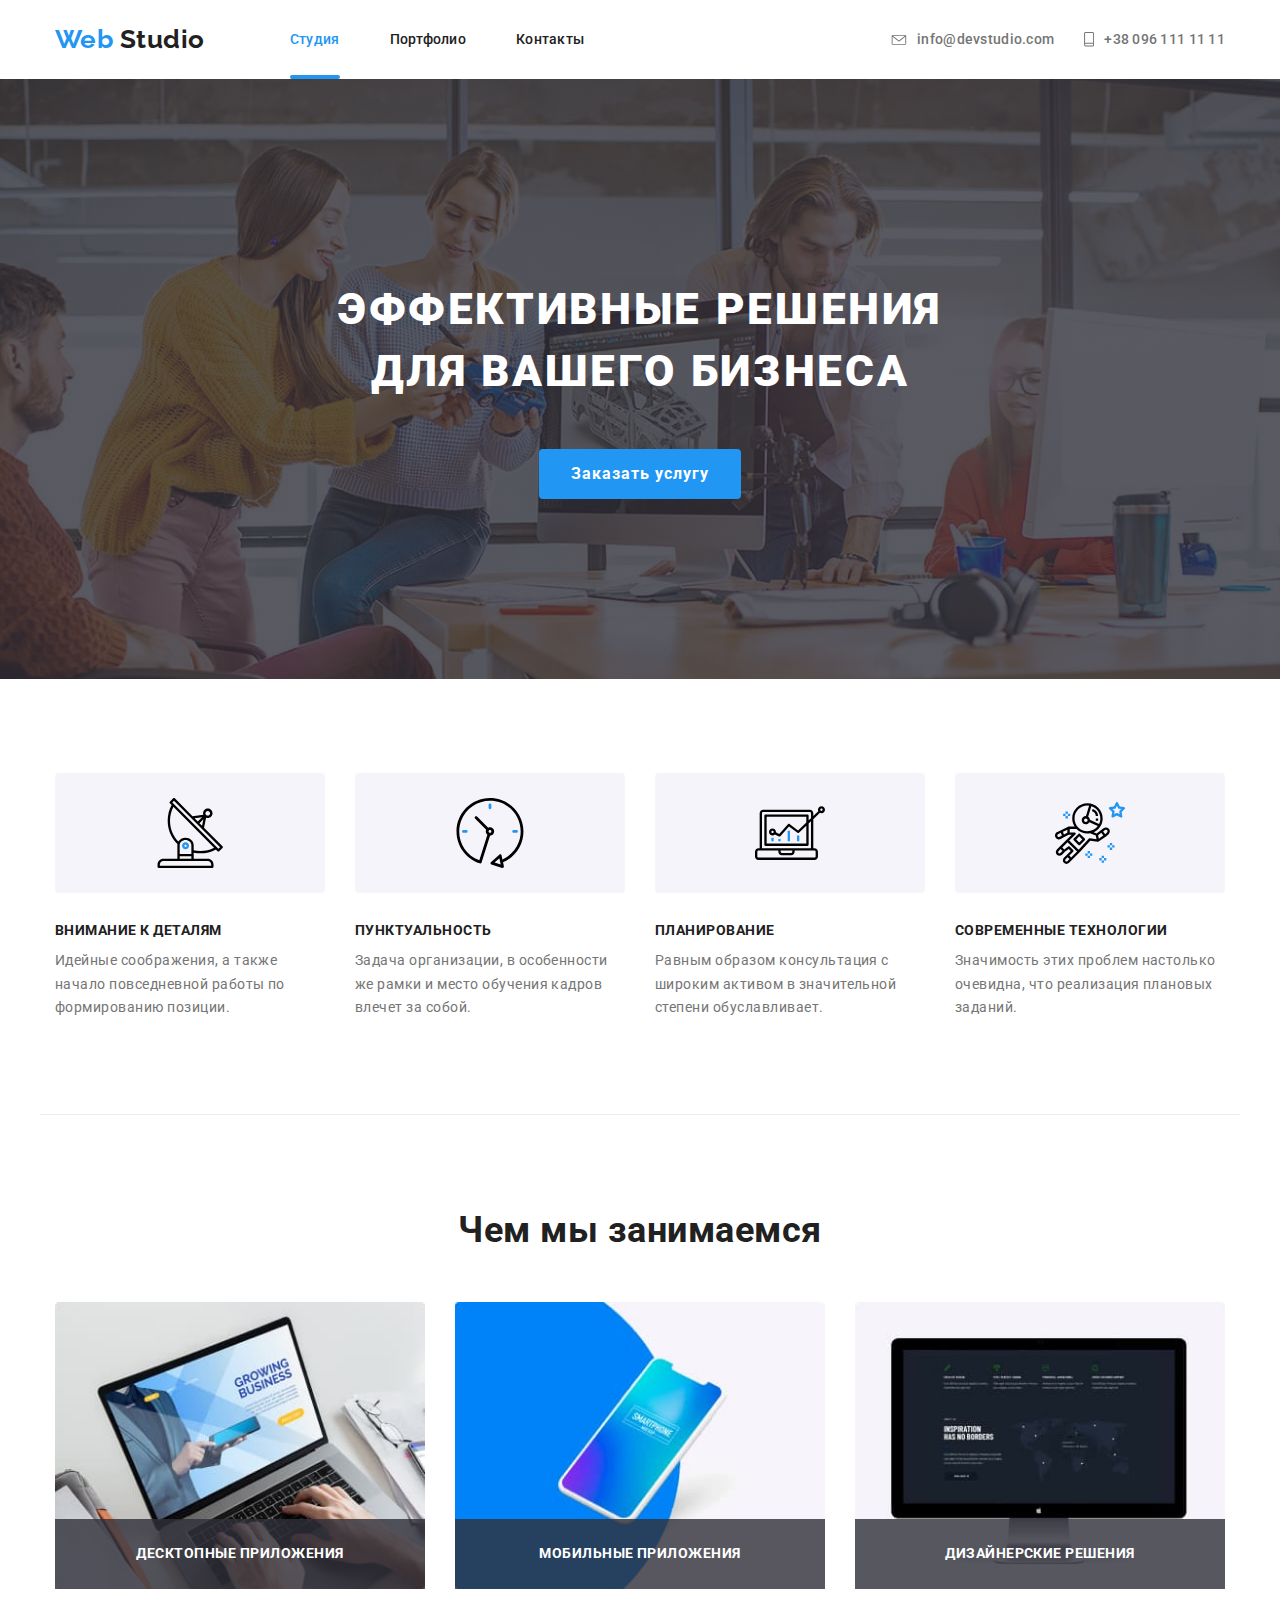
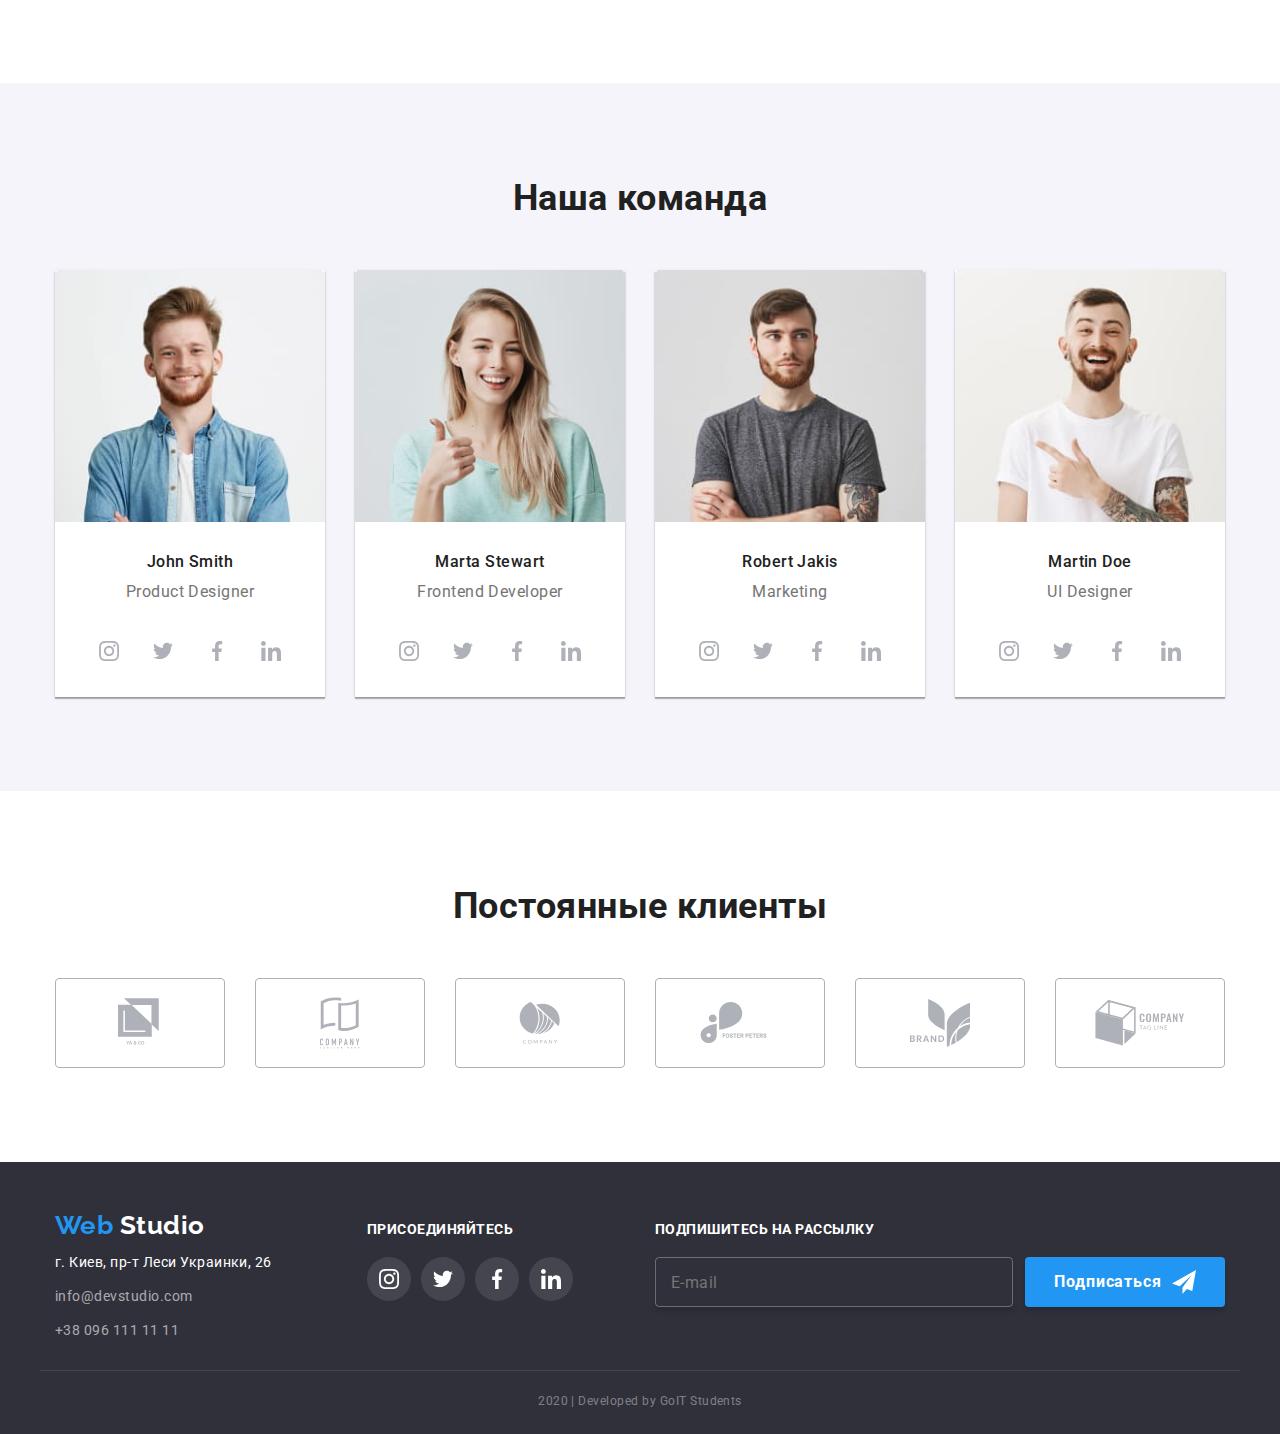
<file: index.html>
<!DOCTYPE html>
<html lang="ru">
  <head>
    <meta charset="UTF-8" />
    <meta name="viewport" content="width=device-width, initial-scale=1.0" />
    <title>Web Studio</title>
    <link
      href="https://fonts.googleapis.com/css2?family=Raleway:wght@700&family=Roboto:wght@400;500;700;900&display=swap"
      rel="stylesheet"
    />
    <link
      rel="stylesheet"
      href="https://cdnjs.cloudflare.com/ajax/libs/modern-normalize/0.6.0/modern-normalize.min.css"
    />
    <link rel="stylesheet" href="./css/style.css" />
  </head>
  <body>
    <header>
      <div class="container">
        <nav class="header-nav">
          <a class="logo-header" href="./index.html" lang="en"
            ><span>Web</span> Studio</a
          >
          <ul class="site-nav list">
            <li class="item">
              <a class="link current" href="./index.html">Студия</a>
            </li>
            <li class="item">
              <a class="link" href="./portfolio.html">Портфолио</a>
            </li>
            <li class="item"><a class="link" href="#">Контакты</a></li>
          </ul>

          <address class="nav-address">
            <a class="contact-link" href="mailto:info@devstudio.com">
              <svg class="contact-icon" width="16" height="10">
                <use href="./images/sprite.svg#icon-envelope"></use>
              </svg>
              info@devstudio.com</a
            >
            <a class="contact-link" href="tel:+380961111111">
              <svg class="contact-icon" width="10" height="15">
                <use href="./images/sprite.svg#icon-telephone"></use>
              </svg>
              +38 096 111 11 11</a
            >
          </address>
        </nav>
      </div>
    </header>
    <main>
      <!-- Секция-герой-->
      <section class="hero">
        <h1 class="hero-title">
          эффективные решения <br />
          для вашего бизнеса
        </h1>
        <button data-modal-open class="hero-button">
          Заказать услугу
        </button>
      </section>
      <!-- Секция с описанием компетенций веб студии-->
      <section class="competencies container">
        <h2 class="visually-hidden">Наши компетенции</h2>
        <ul class="competencies-list list">
          <li class="item">
            <div class="competencies-icon-container">
              <svg class="competencies-icon" width="70" height="70">
                <use href="./images/sprite.svg#icon-satellite-plate"></use>
              </svg>
            </div>
            <h3 class="title">Внимание к деталям</h3>
            <p class="description">
              Идейные соображения, а также начало повседневной работы по
              формированию позиции.
            </p>
          </li>
          <li class="item">
            <div class="competencies-icon-container">
              <svg class="competencies-icon" width="70" height="70">
                <use href="./images/sprite.svg#icon-clock"></use>
              </svg>
            </div>
            <h3 class="title">Пунктуальность</h3>
            <p class="description">
              Задача организации, в особенности же рамки и место обучения кадров
              влечет за собой.
            </p>
          </li>
          <li class="item">
            <div class="competencies-icon-container">
              <svg class="competencies-icon" width="70" height="70">
                <use href="./images/sprite.svg#icon-diagram"></use>
              </svg>
            </div>
            <h3 class="title">Планирование</h3>
            <p class="description">
              Равным образом консультация с широким активом в значительной
              степени обуславливает.
            </p>
          </li>
          <li class="item">
            <div class="competencies-icon-container">
              <svg class="competencies-icon" width="70" height="70">
                <use href="./images/sprite.svg#icon-astronaut"></use>
              </svg>
            </div>
            <h3 class="title">Современные технологии</h3>
            <p class="description">
              Значимость этих проблем настолько очевидна, что реализация
              плановых заданий.
            </p>
          </li>
        </ul>
      </section>
      <!-- Секция с описанием услуг веб-студии-->
      <section class="activities container">
        <h2 class="section-title">Чем мы занимаемся</h2>
        <ul class="examples list">
          <li class="item">
            <div class="examples-box">
              <img
                src="./images/laptop.jpg"
                alt="ноутбук на столе"
                width="380"
              />
              <a class="link" href="#"> Десктопные приложения</a>
            </div>
          </li>
          <li class="item">
            <div class="examples-box">
              <img src="./images/mobile-phone.jpg" alt="мобильный телефон" /><a
                class="link"
                href="#"
                >Мобильные приложения
              </a>
            </div>
          </li>
          <li class="item">
            <div class="examples-box">
              <img
                src="./images/monitor.jpg"
                alt="монитор с изображением веб странички"
              />
              <a class="link" href="#">Дизайнерские решения</a>
            </div>
          </li>
        </ul>
      </section>
      <!-- Секция с описанием команды веб студии-->
      <section class="team-section">
        <div class="container">
          <h2 class="section-title">Наша команда</h2>
          <ul class="team list">
            <li class="item">
              <img
                src="./images/john-smith.jpg"
                alt="фото джона смита"
                width="278"
              />
              <div class="team-card">
                <h3 class="title" lang="en">John Smith</h3>
                <p lang="en">Product Designer</p>
                <ul class="team-links list">
                  <li class="element">
                    <a href="#" aria-label="instagram">
                      <svg class="social-network-icon">
                        <use href="./images/sprite.svg#icon-instagram"></use>
                      </svg>
                    </a>
                  </li>
                  <li class="element">
                    <a href="#" aria-label="twitter"
                      ><svg class="social-network-icon">
                        <use href="./images/sprite.svg#icon-twitter"></use>
                      </svg>
                    </a>
                  </li>
                  <li class="element">
                    <a href="#" aria-label="facebook"
                      ><svg class="social-network-icon">
                        <use href="./images/sprite.svg#icon-facebook"></use>
                      </svg>
                    </a>
                  </li>
                  <li class="element">
                    <a href="#" aria-label="linkedin"
                      ><svg class="social-network-icon">
                        <use href="./images/sprite.svg#icon-linkedin"></use>
                      </svg>
                    </a>
                  </li>
                </ul>
              </div>
            </li>
            <li class="item">
              <img
                src="./images/marta-stewart.jpg"
                alt="фото марты стюарт"
                width="278"
              />

              <div class="team-card">
                <h3 class="title" lang="en">Marta Stewart</h3>
                <p lang="en">Frontend Developer</p>
                <ul class="team-links list">
                  <li class="element">
                    <a href="#" aria-label="instagram">
                      <svg class="social-network-icon">
                        <use href="./images/sprite.svg#icon-instagram"></use>
                      </svg>
                    </a>
                  </li>
                  <li class="element">
                    <a href="#" aria-label="twitter"
                      ><svg class="social-network-icon">
                        <use href="./images/sprite.svg#icon-twitter"></use>
                      </svg>
                    </a>
                  </li>
                  <li class="element">
                    <a href="#" aria-label="facebook"
                      ><svg class="social-network-icon">
                        <use href="./images/sprite.svg#icon-facebook"></use>
                      </svg>
                    </a>
                  </li>
                  <li class="element">
                    <a href="#" aria-label="linkedin"
                      ><svg class="social-network-icon">
                        <use href="./images/sprite.svg#icon-linkedin"></use>
                      </svg>
                    </a>
                  </li>
                </ul>
              </div>
            </li>
            <li class="item">
              <img
                src="./images/robert-jakis.jpg"
                alt="фото роберта жакиса"
                width="278"
              />
              <div class="team-card">
                <h3 class="title" lang="en">Robert Jakis</h3>
                <p lang="en">Marketing</p>
                <ul class="team-links list">
                  <li class="element">
                    <a href="#" aria-label="instagram">
                      <svg class="social-network-icon">
                        <use href="./images/sprite.svg#icon-instagram"></use>
                      </svg>
                    </a>
                  </li>
                  <li class="element">
                    <a href="#" aria-label="twitter"
                      ><svg class="social-network-icon">
                        <use href="./images/sprite.svg#icon-twitter"></use>
                      </svg>
                    </a>
                  </li>
                  <li class="element">
                    <a href="#" aria-label="facebook"
                      ><svg class="social-network-icon">
                        <use href="./images/sprite.svg#icon-facebook"></use>
                      </svg>
                    </a>
                  </li>
                  <li class="element">
                    <a href="#" aria-label="linkedin"
                      ><svg class="social-network-icon">
                        <use href="./images/sprite.svg#icon-linkedin"></use>
                      </svg>
                    </a>
                  </li>
                </ul>
              </div>
            </li>
            <li class="item">
              <img
                src="./images/martin-doe.jpg"
                alt="фото мартина дое"
                width="278"
              />
              <div class="team-card">
                <h3 class="title" lang="en">Martin Doe</h3>
                <p lang="en">UI Designer</p>
                <ul class="team-links list">
                  <li class="element">
                    <a href="#" aria-label="instagram">
                      <svg class="social-network-icon">
                        <use href="./images/sprite.svg#icon-instagram"></use>
                      </svg>
                    </a>
                  </li>
                  <li class="element">
                    <a href="#" aria-label="twitter"
                      ><svg class="social-network-icon">
                        <use href="./images/sprite.svg#icon-twitter"></use>
                      </svg>
                    </a>
                  </li>
                  <li class="element">
                    <a href="#" aria-label="facebook"
                      ><svg class="social-network-icon">
                        <use href="./images/sprite.svg#icon-facebook"></use>
                      </svg>
                    </a>
                  </li>
                  <li class="element">
                    <a href="#" aria-label="linkedin"
                      ><svg class="social-network-icon">
                        <use href="./images/sprite.svg#icon-linkedin"></use>
                      </svg>
                    </a>
                  </li>
                </ul>
              </div>
            </li>
          </ul>
        </div>
      </section>
      <!-- Секция с описанием клиентов-->
      <section class="clients-section container">
        <h2 class="section-title">Постоянные клиенты</h2>

        <ul class="clients list">
          <li class="item">
            <a class="clients-link" href="#">
              <svg class="client-icon" width="45" height="50">
                <use href="./images/sprite.svg#icon-client-logo-1"></use>
              </svg>
            </a>
          </li>
          <li class="item">
            <a class="clients-link" href="#">
              <svg class="client-icon" width="40" height="52">
                <use href="./images/sprite.svg#icon-client-logo-2"></use>
              </svg>
            </a>
          </li>
          <li class="item">
            <a class="clients-link" href="#">
              <svg class="client-icon" width="42" height="42">
                <use href="./images/sprite.svg#icon-client-logo-3"></use>
              </svg>
            </a>
          </li>
          <li class="item">
            <a class="clients-link" href="#">
              <svg class="client-icon" width="80" height="42">
                <use href="./images/sprite.svg#icon-cleint-logo-4"></use>
              </svg>
            </a>
          </li>
          <li class="item">
            <a class="clients-link" href="#">
              <svg class="client-icon" width="60" height="48">
                <use href="./images/sprite.svg#icon-client-logo-5"></use>
              </svg>
            </a>
          </li>
          <li class="item">
            <a class="clients-link" href="#">
              <svg class="client-icon" width="90" height="46">
                <use href="./images/sprite.svg#icon-client-logo-6"></use>
              </svg>
            </a>
          </li>
        </ul>
      </section>
    </main>
    <footer>
      <div class="container main-wrapper">
        <div class="contacts-wrapper">
          <a class="logo-footer" href="./index.html" lang="en"
            ><span class="logo-part">Web</span> Studio</a
          >
          <address class="main-address">
            <p class="text">г. Киев, пр-т Леси Украинки, 26</p>

            <a class="link" href="mailto:info@devstudio.com"
              >info@devstudio.com</a
            >
            <a class="link" href="tel:+380961111111">+38 096 111 11 11</a>
          </address>
        </div>

        <div class="join-wrapper">
          <p class="join-title">присоединяйтесь</p>
          <ul class="join list">
            <li class="item">
              <a class="join-link" href="#" aria-label="instagram">
                <svg class="join-icon" width="20" height="20">
                  <use href="./images/sprite.svg#icon-instagram"></use>
                </svg>
              </a>
            </li>
            <li class="item">
              <a class="join-link" href="#" aria-label="twitter">
                <svg class="join-icon" width="20" height="20">
                  <use href="./images/sprite.svg#icon-twitter"></use>
                </svg>
              </a>
            </li>
            <li class="item">
              <a class="join-link" href="#" aria-label="facebook">
                <svg class="join-icon" width="20" height="20">
                  <use href="./images/sprite.svg#icon-facebook"></use>
                </svg>
              </a>
            </li>
            <li class="item">
              <a class="join-link" href="#" aria-label="linkedin">
                <svg class="join-icon" width="20" height="20">
                  <use href="./images/sprite.svg#icon-linkedin"></use>
                </svg>
              </a>
            </li>
          </ul>
        </div>

        <form class="join-form" autocomplete="off">
          <label
            ><span class="join-text"> Подпишитесь на рассылку</span>
            <input
              type="email"
              name="email"
              class="join-input"
              placeholder="E-mail"
            />
          </label>
          <button type="submit">
            Подписаться
            <svg class="icon-send" width="24" height="24">
              <use href="./images/sprite.svg#icon-icon-send"></use>
            </svg>
          </button>
        </form>
      </div>
      <p class="disclaimer">2020 | Developed by GoIT Students</p>
    </footer>
    <div data-modal class="backdrop is-hidden">
      <form class="feedback-form" autocomplete="off">
        <button data-modal-close class="close-button">
          <svg width="11" height="11">
            <use href="./images/sprite.svg#icon-icon-close"></use>
          </svg>
        </button>
        <b> Оставьте свои данные, мы вам перезвоним</b>
        <label class="form-field">
          <input type="text" name="name" class="form-input" placeholder=" " />
          <span class="form-label">Имя</span>
          <svg class="form-icon" width="12" height="12">
            <use href="./images/sprite.svg#icon-user-name"></use>
          </svg>
        </label>

        <label class="form-field">
          <input type="tel" name="tel" class="form-input" placeholder=" " />
          <span class="form-label">Телефон</span>
          <svg class="form-icon" width="13" height="13">
            <use href="./images/sprite.svg#icon-user-phone"></use>
          </svg>
        </label>

        <label class="form-field">
          <input type="email" name="email" class="form-input" placeholder=" " />
          <span class="form-label">Почта</span>

          <svg class="form-icon" width="15" height="12">
            <use href="./images/sprite.svg#icon-user-email"></use>
          </svg>
        </label>

        <label class="comment-field">
          <textarea
            name="user-comment"
            class="comment-box"
            placeholder=" "
          ></textarea>
          <span class="comment-label">Комментарий</span>
        </label>

        <label class="checkbox-field"
          ><input name="user-consent" type="checkbox" class="checkbox" />
          <span class="custom-icon"></span>
          Соглашаюсь с рассылкой и принимаю
          <a href="#"> Условия договора</a>
        </label>
        <button class="form-button" type="submit">Отправить</button>
      </form>
    </div>
    <script src="./js/modal.js"></script>
  </body>
</html>
</file>
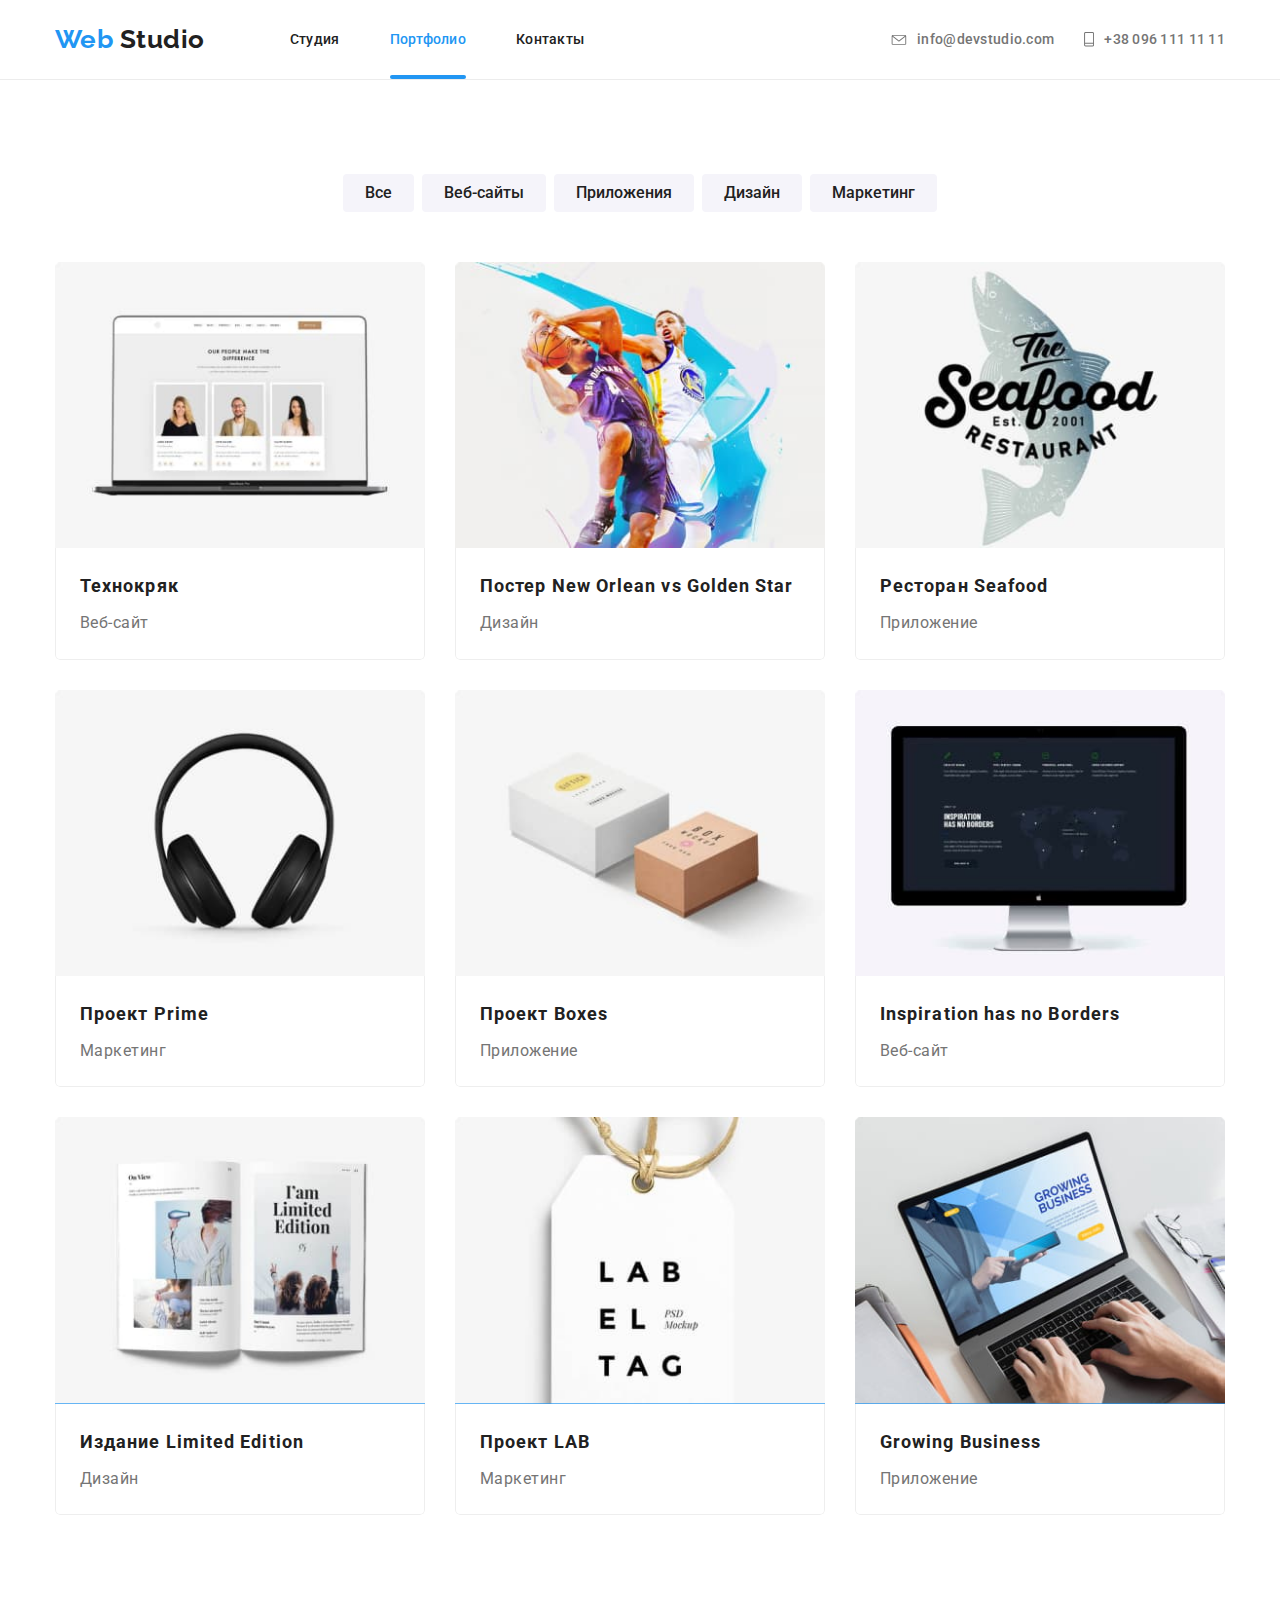
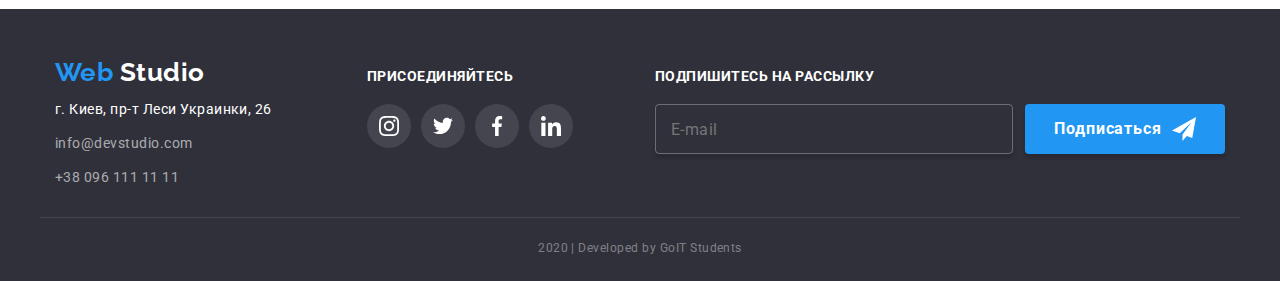
<file: portfolio.html>
<!DOCTYPE html>
<html lang="ru">
  <head>
    <meta charset="UTF-8" />
    <meta name="viewport" content="width=device-width, initial-scale=1.0" />
    <title>Web Studio</title>
    <link
      href="https://fonts.googleapis.com/css2?family=Raleway:wght@700&family=Roboto:wght@400;500;700;900&display=swap"
      rel="stylesheet"
    />
    <link
      rel="stylesheet"
      href="https://cdnjs.cloudflare.com/ajax/libs/modern-normalize/0.6.0/modern-normalize.min.css"
    />
    <link rel="stylesheet" href="./css/style.css" />
  </head>

  <body>
    <header>
      <div class="container">
        <nav class="header-nav">
          <a class="logo-header" href="./index.html" lang="en"
            ><span>Web</span> Studio</a
          >
          <ul class="site-nav list">
            <li class="item">
              <a class="link" href="./index.html">Студия</a>
            </li>
            <li class="item">
              <a class="link current" href="./portfolio.html">Портфолио</a>
            </li>
            <li class="item"><a class="link" href="#">Контакты</a></li>
          </ul>

          <address class="nav-address">
            <a class="contact-link" href="mailto:info@devstudio.com">
              <svg class="contact-icon" width="16" height="10">
                <use href="./images/sprite.svg#icon-envelope"></use>
              </svg>
              info@devstudio.com</a
            >
            <a class="contact-link" href="tel:+380961111111">
              <svg class="contact-icon" width="10" height="15">
                <use href="./images/sprite.svg#icon-telephone"></use>
              </svg>
              +38 096 111 11 11</a
            >
          </address>
        </nav>
      </div>
    </header>
    <main>
      <section class="portfolio">
        <div class="container">
          <h1 class="visually-hidden">Портфолио</h1>
          <div class="filter-menu">
            <button>Все</button>
            <button>Веб-сайты</button>
            <button>Приложения</button>
            <button>Дизайн</button>
            <button>Маркетинг</button>
          </div>
          <ul class="products list">
            <li class="item">
              <a href="">
                <div class="card">
                  <div class="product-box">
                    <img
                      src="./images/tekhnokriak.jpg"
                      alt="ноутбук с веб-сайтом на экране"
                    />
                    <div class="product-overlay">
                      <p class="product-description">
                        Технокряк это современная площадка распространения
                        коронавируса. Компании используют эту платформу для
                        цифрового шпионажа и атак на защищённые сервера
                        конкурентов.
                      </p>
                    </div>
                  </div>

                  <div class="card-content">
                    <h2 class="product-name">Технокряк</h2>
                    <p class="product-type">Веб-сайт</p>
                  </div>
                </div>
              </a>
            </li>
            <li class="item">
              <a href=""
                ><div class="card">
                  <div class="product-box">
                    <img
                      src="./images/poster-basketball.jpg"
                      alt="игроки в баскетболл "
                    />
                    <div class="product-overlay">
                      <p class="product-description">
                        Lorem ipsum dolor sit amet consectetur adipisicing elit.
                        Fuga adipisci quos iure, nam incidunt nostrum accusamus
                        praesentium debitis exercitationem molestiae.
                      </p>
                    </div>
                  </div>
                  <div class="card-content">
                    <h2 class="product-name">
                      Постер New Orlean vs Golden Star
                    </h2>
                    <p class="product-type">Дизайн</p>
                  </div>
                </div>
              </a>
            </li>
            <li class="item">
              <a href=""
                ><div class="card">
                  <div class="product-box">
                    <img
                      src="./images/restaurant-seafood.jpg"
                      alt="логотип ресторана"
                    />
                    <div class="product-overlay">
                      <p class="product-description">
                        Lorem ipsum dolor sit amet consectetur adipisicing elit.
                        Fuga adipisci quos iure, nam incidunt nostrum accusamus
                        praesentium debitis exercitationem molestiae.
                      </p>
                    </div>
                  </div>
                  <div class="card-content">
                    <h2 class="product-name">Ресторан Seafood</h2>
                    <p class="product-type">Приложение</p>
                  </div>
                </div>
              </a>
            </li>
            <li class="item">
              <a href=""
                ><div class="card">
                  <div class="product-box">
                    <img src="./images/project-prime.jpg" alt="наушники" />
                    <div class="product-overlay">
                      <p class="product-description">
                        Lorem ipsum dolor sit amet consectetur adipisicing elit.
                        Fuga adipisci quos iure, nam incidunt nostrum accusamus
                        praesentium debitis exercitationem molestiae.
                      </p>
                    </div>
                  </div>
                  <div class="card-content">
                    <h2 class="product-name">Проект Prime</h2>
                    <p class="product-type">Маркетинг</p>
                  </div>
                </div>
              </a>
            </li>
            <li class="item">
              <a href=""
                ><div class="card">
                  <div class="product-box">
                    <img src="./images/project-boxes.jpg" alt="коробки" />
                    <div class="product-overlay">
                      <p class="product-description">
                        Lorem ipsum dolor sit amet consectetur adipisicing elit.
                        Fuga adipisci quos iure, nam incidunt nostrum accusamus
                        praesentium debitis exercitationem molestiae.
                      </p>
                    </div>
                  </div>
                  <div class="card-content">
                    <h2 class="product-name">Проект Boxes</h2>
                    <p class="product-type">Приложение</p>
                  </div>
                </div>
              </a>
            </li>
            <li class="item">
              <a href=""
                ><div class="card">
                  <div class="product-box">
                    <img
                      src="./images/inspiration-has-no-borders.jpg"
                      alt="монитор"
                    />
                    <div class="product-overlay">
                      <p class="product-description">
                        Lorem ipsum dolor sit amet consectetur adipisicing elit.
                        Fuga adipisci quos iure, nam incidunt nostrum accusamus
                        praesentium debitis exercitationem molestiae.
                      </p>
                    </div>
                  </div>
                  <div class="card-content">
                    <h2 class="product-name">Inspiration has no Borders</h2>
                    <p class="product-type">Веб-сайт</p>
                  </div>
                </div>
              </a>
            </li>
            <li class="item">
              <a href=""
                ><div class="card">
                  <div class="product-box">
                    <img src="./images/limited-edition.jpg" alt="книга" />
                    <div class="product-overlay">
                      <p class="product-description">
                        Lorem ipsum dolor sit amet consectetur adipisicing elit.
                        Fuga adipisci quos iure, nam incidunt nostrum accusamus
                        praesentium debitis exercitationem molestiae.
                      </p>
                    </div>
                  </div>
                  <div class="card-content">
                    <h2 class="product-name">Издание Limited Edition</h2>
                    <p class="product-type">Дизайн</p>
                  </div>
                </div>
              </a>
            </li>
            <li class="item">
              <a href="">
                <div class="card">
                  <div class="product-box">
                    <img src="./images/project-lab.jpg" alt="лейбл" />
                    <div class="product-overlay">
                      <p class="product-description">
                        Lorem ipsum dolor sit amet consectetur adipisicing elit.
                        Fuga adipisci quos iure, nam incidunt nostrum accusamus
                        praesentium debitis exercitationem molestiae.
                      </p>
                    </div>
                  </div>
                  <div class="card-content">
                    <h2 class="product-name">Проект LAB</h2>
                    <p class="product-type">Маркетинг</p>
                  </div>
                </div>
              </a>
            </li>
            <li class="item">
              <a href=""
                ><div class="card">
                  <div class="product-box">
                    <img src="./images/growing-business.jpg" alt="ноутбук" />
                    <div class="product-overlay">
                      <p class="product-description">
                        Lorem ipsum dolor sit amet consectetur adipisicing elit.
                        Fuga adipisci quos iure, nam incidunt nostrum accusamus
                        praesentium debitis exercitationem molestiae.
                      </p>
                    </div>
                  </div>
                  <div class="card-content">
                    <h2 class="product-name">Growing Business</h2>
                    <p class="product-type">Приложение</p>
                  </div>
                </div>
              </a>
            </li>
          </ul>
        </div>
      </section>
    </main>
    <footer>
      <div class="container main-wrapper">
        <div class="contacts-wrapper">
          <a class="logo-footer" href="./index.html" lang="en"
            ><span class="logo-part">Web</span> Studio</a
          >
          <address class="main-address">
            <p class="text">г. Киев, пр-т Леси Украинки, 26</p>

            <a class="link" href="mailto:info@devstudio.com"
              >info@devstudio.com</a
            >
            <a class="link" href="tel:+380961111111">+38 096 111 11 11</a>
          </address>
        </div>

        <div class="join-wrapper">
          <p class="join-title">присоединяйтесь</p>
          <ul class="join list">
            <li class="item">
              <a class="join-link" href="#" aria-label="instagram">
                <svg class="join-icon" width="20" height="20">
                  <use href="./images/sprite.svg#icon-instagram"></use>
                </svg>
              </a>
            </li>
            <li class="item">
              <a class="join-link" href="#" aria-label="twitter">
                <svg class="join-icon" width="20" height="20">
                  <use href="./images/sprite.svg#icon-twitter"></use>
                </svg>
              </a>
            </li>
            <li class="item">
              <a class="join-link" href="#" aria-label="facebook">
                <svg class="join-icon" width="20" height="20">
                  <use href="./images/sprite.svg#icon-facebook"></use>
                </svg>
              </a>
            </li>
            <li class="item">
              <a class="join-link" href="#" aria-label="linkedin">
                <svg class="join-icon" width="20" height="20">
                  <use href="./images/sprite.svg#icon-linkedin"></use>
                </svg>
              </a>
            </li>
          </ul>
        </div>

        <form class="join-form" autocomplete="off">
          <label
            ><span class="join-text"> Подпишитесь на рассылку</span>
            <input
              type="email"
              name="email"
              class="join-input"
              placeholder="E-mail"
            />
          </label>
          <button type="submit">
            Подписаться
            <svg class="icon-send" width="24" height="24">
              <use href="./images/sprite.svg#icon-icon-send"></use>
            </svg>
          </button>
        </form>
      </div>
      <p class="disclaimer">2020 | Developed by GoIT Students</p>
    </footer>
  </body>
</html>
</file>
<file: css/style.css>
:root {
  --primary-text-color: #757575;
  --black-title-color: #212121;
  --white-title-color: #ffffff;
  --accent-color: #2196f3;
}

body {
  background-color: #fff;
  color: var(--primary-text-color);
  font-family: "Roboto", sans-serif;
  letter-spacing: 0.03em;
}

img {
  max-width: 100%;
  display: block;
  height: auto;
}

/* Утилиты */
.container {
  width: 1200px;
  margin-left: auto;
  margin-right: auto;
  padding-left: 15px;
  padding-right: 15px;
}

.list {
  list-style: none;
  margin: 0;
  padding: 0;
}

.visually-hidden {
  position: absolute;
  width: 1px;
  height: 1px;
  margin: -1px;
  border: 0;
  padding: 0;
  clip: rect(0 0 0 0);
  overflow: hidden;
}

/* HEADER */

/* Header-nav */

.header-nav {
  display: flex;
  align-items: center;
}
/* Logo */
.logo-header {
  color: var(--black-title-color);
  text-decoration: none;
  font-family: "Raleway", sans-serif;
  font-weight: 700;
  font-size: 26px;
  line-height: 1.2;
  display: inline-block;
}
.logo-header span {
  color: var(--accent-color);
}

/* Navigation links */
.site-nav {
  display: flex;
  margin-left: 85px;
}

.site-nav .item:not(:last-child) {
  margin-right: 50px;
}

.site-nav .link {
  display: block;
  padding-top: 32px;
  padding-bottom: 32px;

  color: var(--black-title-color);
  font-weight: 500;
  font-size: 14px;
  line-height: 1.1;
  letter-spacing: 0.02em;
  text-decoration: none;

  transition: color 250ms cubic-bezier(0.4, 0, 0.2, 1);
}

.site-nav .link:hover,
.site-nav .link:focus {
  color: var(--accent-color);
  transition: color 250ms cubic-bezier(0.4, 0, 0.2, 1);
}
.site-nav .current {
  color: var(--accent-color);
  position: relative;
}

.current::before {
  content: "";
  position: absolute;
  bottom: 0;
  width: 100%;
  height: 4px;
  background-color: var(--accent-color);
  border-radius: 2px;
}

/* Contacts in the header */

.nav-address {
  margin-left: auto;
  display: inline-flex;
  align-items: center;
}
.contact-link {
  display: inline-flex;
  align-items: center;
  color: inherit;
  text-decoration: none;
  font-style: normal;
  font-weight: 500;
  font-size: 14px;
  line-height: 1.1;
  letter-spacing: 0.02em;
  transition: color 250ms cubic-bezier(0.4, 0, 0.2, 1),
    fill 250ms cubic-bezier(0.4, 0, 0.2, 1);
}
.contact-link:not(:last-child) {
  margin-right: 30px;
}

.contact-link:hover,
.contact-link:focus {
  color: var(--accent-color);
  transition: color 250ms cubic-bezier(0.4, 0, 0.2, 1);
}

.contact-link:hover .contact-icon,
.contact-link:focus .contact-icon {
  fill: var(--accent-color);
  transition: fill 250ms cubic-bezier(0.4, 0, 0.2, 1);
}

.contact-icon {
  margin-right: 10px;
  fill: #757575;
}

/* Hero */
.hero {
  max-width: 1600px;
  height: 600px;
  margin-left: auto;
  margin-right: auto;
  padding-top: 200px;

  background-image: linear-gradient(
      to right,
      rgba(47, 48, 58, 0.8),
      rgba(47, 48, 58, 0.8)
    ),
    url(../images/hero-bg-image.jpg);
  background-color: rgb(47, 48, 58);
  background-size: cover;
  background-position: center;

  text-align: center;
}

.hero-title {
  color: var(--white-title-color);

  font-weight: 900;
  font-size: 44px;
  line-height: 1.4;
  letter-spacing: 0.06em;
  text-transform: uppercase;

  margin-top: 0;
  margin-bottom: 46px;
}

.hero-button {
  display: inline-block;
  padding: 10px 32px;
  border-radius: 4px;
  min-width: 200px;

  border: transparent;
  color: var(--white-title-color);
  background-color: var(--accent-color);
  text-decoration: none;
  font-weight: 700;
  font-size: 16px;
  line-height: 1.9;
  letter-spacing: 0.06em;
  cursor: pointer;
}

/* Компетенции */

.competencies {
  padding-top: 94px;
  padding-bottom: 94px;
  border-bottom: 1px solid #ececec;
}

.competencies-list {
  display: flex;
}
.competencies-list .item {
  width: 270px;
}

.competencies-icon-container {
  display: inline-flex;
  justify-content: center;
  align-items: center;
  width: 270px;
  height: 120px;
  background-color: #f5f4fa;
  border-radius: 4px;
  margin-bottom: 30px;
}

.competencies-list .item:not(:last-child) {
  margin-right: 30px;
}

.competencies .title {
  color: var(--black-title-color);

  font-weight: 700;
  font-size: 14px;
  line-height: 1.1;
  text-transform: uppercase;

  margin-top: 0;
  margin-bottom: 10px;
}

.competencies .description {
  font-weight: 400;
  font-size: 14px;
  line-height: 1.7;
  margin: 0;
}

/* Секция с описанием услуг веб-студии */

.activities {
  padding-top: 94px;
  padding-bottom: 94px;
}
.section-title {
  color: var(--black-title-color);
  font-weight: 700;
  font-size: 36px;
  line-height: 1.2;
  text-align: center;
  margin-top: 0;
  margin-bottom: 50px;
}

.examples {
  display: flex;
  flex-wrap: wrap;
}

.examples .item {
  width: calc((100% - 60px) / 3);
  margin-right: 30px;
}

.examples .item:nth-child(3n) {
  margin-right: 0;
}

.examples-box {
  position: relative;
}
.examples .link {
  display: inline-block;
  width: 100%;
  padding-top: 27px;
  padding-bottom: 27px;

  position: absolute;
  bottom: 0;

  color: #fff;
  background: rgba(47, 48, 58, 0.8);
  text-decoration: none;

  font-weight: 700;
  font-size: 14px;
  line-height: 1.1;
  text-transform: uppercase;
  text-align: center;
}

/* Наша команда */
.team-section {
  background-color: #f5f4fa;
  padding-top: 94px;
  padding-bottom: 94px;
}

.team {
  display: flex;
  text-align: center;
}
.team .item {
  width: 270px;
  box-shadow: 0px 2px 1px rgba(0, 0, 0, 0.2), 0px 1px 1px rgba(0, 0, 0, 0.14),
    0px 1px 3px rgba(0, 0, 0, 0.12);
}

.team .item:not(:last-child) {
  margin-right: 30px;
}

.team-card {
  padding-left: 32px;
  padding-right: 32px;
  padding-bottom: 24px;
  padding-top: 30px;

  background-color: #ffffff;
}

.team .title {
  color: var(--black-title-color);

  font-weight: 500;
  font-size: 16px;
  line-height: 1.2;
  margin-top: 0;
  margin-bottom: 10px;
}

.team p {
  font-weight: 400;
  font-size: 16px;
  line-height: 1.2;
  margin-top: 0;
  margin-bottom: 28px;
}

.team-links {
  display: flex;
}

.team-links .element:not(:last-child) {
  margin-right: 10px;
}

.team-links a {
  display: inline-flex;
  justify-content: center;
  align-items: center;
  width: 44px;
  height: 44px;

  text-decoration: none;
  color: inherit;

  border-radius: 50px;

  transition: background-color 250ms cubic-bezier(0.4, 0, 0.2, 1),
    fill 250ms cubic-bezier(0.4, 0, 0.2, 1);
}

.team-links a:hover,
.team-links a:focus {
  background-color: var(--accent-color);
  transition: background-color 250ms cubic-bezier(0.4, 0, 0.2, 1);
}

.team-links a:hover > .social-network-icon,
.team-links a:focus > .social-network-icon {
  fill: #ffffff;
  transition: fill 250ms cubic-bezier(0.4, 0, 0.2, 1);
}

.social-network-icon {
  height: 20px;
  width: 20px;
  fill: #afb1b8;
}

/* Постоянные клиенты */

.clients-section {
  padding-top: 94px;
  padding-bottom: 94px;
}

.clients {
  display: flex;
}

.clients .item:not(:last-child) {
  margin-right: 30px;
}
.clients-link {
  display: inline-flex;
  justify-content: center;
  align-items: center;
  width: 170px;
  height: 90px;
  border: 1px solid #afb1b8;
  border-radius: 4px;

  text-decoration: none;
  color: inherit;
  transition: border 250ms cubic-bezier(0.4, 0, 0.2, 1),
    fill 250ms cubic-bezier(0.4, 0, 0.2, 1);
}

.clients-link:hover,
.clients-link:focus {
  border: 1px solid var(--accent-color);
  transition: border 250ms cubic-bezier(0.4, 0, 0.2, 1);
}

.clients-link:hover .client-icon,
.clients-link:focus .client-icon {
  fill: var(--accent-color);
  transition: fill 250ms cubic-bezier(0.4, 0, 0.2, 1);
}

.client-icon {
  fill: #afb1b8;
}
/* Футер */

footer {
  background-color: #2f303a;
  padding-top: 46px;
}

.main-wrapper {
  display: flex;
  padding-bottom: 28px;
  border-bottom: 1px solid rgba(255, 255, 255, 0.1);
  justify-content: space-between;
  align-items: baseline;
}

.contacts-wrapper {
  width: 230px;
}

.logo-footer {
  color: var(--white-title-color);
  text-decoration: none;
  font-family: "Raleway", sans-serif;
  font-weight: 700;
  font-size: 26px;
  line-height: 1.2;
  display: inline-block;
  margin-bottom: 10px;
}

.logo-footer span {
  color: var(--accent-color);
}

.main-address .text {
  margin-top: 0;
  margin-bottom: 10px;

  color: var(--white-title-color);
  font-weight: 400;
  font-style: normal;
  font-size: 14px;
  line-height: 1.7;
}

.main-address .link {
  margin-bottom: 10px;
  display: block;
  text-decoration: none;
  color: rgba(255, 255, 255, 0.6);
  font-style: normal;
  font-weight: 400;
  font-size: 14px;
  line-height: 1.7;
  transition: color 250ms cubic-bezier(0.4, 0, 0.2, 1);
}

.main-address .link:last-child {
  margin-bottom: 0;
}

.main-address .link:hover,
.main-address .link:focus {
  color: var(--accent-color);
  transition: color 250ms cubic-bezier(0.4, 0, 0.2, 1);
}

.join {
  display: flex;
  width: 206px;
}

.join-wrapper {
  width: 206px;
}

.join-title {
  margin-bottom: 20px;

  color: var(--white-title-color);

  font-weight: 700;
  font-size: 14px;
  line-height: 1.1;
  text-transform: uppercase;
}

.join .item {
  margin-right: 10px;
}
.join-link {
  display: inline-flex;
  justify-content: center;
  align-items: center;
  width: 44px;
  height: 44px;

  background-color: rgba(255, 255, 255, 0.1);
  border-radius: 50px;
  text-decoration: none;
  color: var(--white-title-color);
  transition: background-color 250ms cubic-bezier(0.4, 0, 0.2, 1);
}

.join-link:hover,
.join-link:focus {
  background-color: var(--accent-color);
}

.join-icon {
  fill: #ffffff;
}

/* Форма подписки в футере */

.join-form {
  display: flex;
  align-items: flex-end;
}

.join-text {
  margin: 0 0 20px 0;
  color: var(--white-title-color);

  font-weight: 700;
  font-size: 14px;
  line-height: 1.1;
  text-transform: uppercase;
  display: block;
}

.join-input {
  display: block;
  width: 358px;
  height: 50px;
  padding: 15px;
  border: 1px solid rgba(255, 255, 255, 0.3);
  border-radius: 4px;
  box-shadow: 0px 4px 4px rgba(0, 0, 0, 0.15);
  background-color: inherit;
  font-family: Roboto;
  font-weight: 400;
  font-size: 16px;
  line-height: 1.25;
  letter-spacing: 0.03em;

  color: rgba(255, 255, 255, 0.6);
}

#join-email::placeholder {
  font-family: Roboto;
  font-weight: 400;
  font-size: 16px;
  line-height: 1.25;
  letter-spacing: 0.03em;

  color: rgba(255, 255, 255, 0.6);
}

.join-form button {
  display: flex;
  justify-content: center;
  align-items: center;
  margin-left: 12px;

  width: 200px;
  height: 50px;
  padding-top: 10px;
  padding-bottom: 10px;

  background-color: var(--accent-color);
  border: transparent;
  border-radius: 4px;
  box-shadow: 0px 4px 4px rgba(0, 0, 0, 0.15);
  font-family: Roboto;
  font-weight: 700;
  line-height: 1.9;
  color: var(--white-title-color);
  letter-spacing: 0.06em;

  cursor: pointer;
}

.icon-send {
  fill: #ffffff;
  margin-left: 10px;
}

.disclaimer {
  padding-top: 18px;
  padding-bottom: 21px;
  margin: 0;
  color: rgba(255, 255, 255, 0.4);

  font-weight: 400;
  font-size: 12px;
  line-height: 2;
  text-align: center;
}

/* СТРАНИЦА ПОРТФОЛИО */

.portfolio {
  padding-top: 94px;
  padding-bottom: 94px;
  border-top: 1px solid #ececec;
}

/* Кнопки фильтра */

.filter-menu {
  margin-bottom: 50px;
  display: flex;
  justify-content: center;
}
.filter-menu button {
  margin-right: 8px;
  background-color: #f5f4fa;
  color: var(--black-title-color);

  font-weight: 500;
  font-size: 16px;
  line-height: 1.6;
  padding: 6px 22px;
  border-radius: 4px;
  border: transparent;
  cursor: pointer;

  transition: 250ms cubic-bezier(0.4, 0, 0.2, 1);
}
.filter-menu button:last-child {
  margin-right: 0;
}

.filter-menu button:hover,
.filter-menu button:focus,
.filter-menu button:active {
  background-color: var(--accent-color);
  color: #ffffff;
  box-shadow: 0px 2px 2px rgba(0, 0, 0, 0.12), 0px 1px 2px rgba(0, 0, 0, 0.08),
    0px 3px 1px rgba(0, 0, 0, 0.1);
}

/* Список проектов */

.products {
  display: flex;
  flex-wrap: wrap;
  align-items: flex-start;
  /* outline: 2px solid red;  */
}
.products .item {
  width: calc((100% - 60px) / 3);
  margin-right: 30px;
  margin-bottom: 30px;
  position: relative;
  transition: box-shadow 250ms cubic-bezier(0.4, 0, 0.2, 1);
}

.products .item:hover,
.products .item:focus {
  box-shadow: 1px 4px 6px rgba(0, 0, 0, 0.16), 0px 4px 4px rgba(0, 0, 0, 0.06),
    0px 1px 1px rgba(0, 0, 0, 0.12);
  transition: box-shadow 250ms cubic-bezier(0.4, 0, 0.2, 1);
}

.products .item:nth-child(3n) {
  margin-right: 0;
}
.products .item:nth-last-child(-n + 3) {
  margin-bottom: 0;
}
.products a {
  display: block;
  text-decoration: none;
  color: inherit;
}

.card {
  border-radius: 5px;
  overflow: hidden;
}

.card-content {
  border-left: 1px solid #eeeeee;
  border-bottom: 1px solid #eeeeee;
  border-right: 1px solid #eeeeee;
  padding: 20px 24px 20px 24px;
  border-bottom-right-radius: 5px;
  border-bottom-left-radius: 5px;
}

.product-name {
  margin-top: 0;
  margin-bottom: 4px;

  color: var(--black-title-color);

  font-weight: 700;
  font-size: 18px;
  line-height: 2;
  letter-spacing: 0.06em;
}

.product-type {
  font-weight: 400;
  font-size: 16px;
  line-height: 1.9;
  margin-bottom: 0;
  margin-top: 0;
}

.product-description {
  font-weight: 400;
  font-size: 18px;
  line-height: 1.6;
  margin: 0;
  color: var(--white-title-color);

  padding-left: 24px;
  padding-right: 24px;
  padding-top: 64px;
  padding-bottom: 64px;
}
.product-box {
  position: relative;
  overflow: hidden;
}

.product-overlay {
  position: absolute;
  top: 0;
  left: 0;
  width: 100%;
  height: 100%;
  background-color: rgba(33, 150, 243, 0.9);
  transform: translateY(100%);
}

.products .item:hover .product-overlay {
  transform: translateY(0);
  transition: transform 250ms cubic-bezier(0.4, 0, 0.2, 1);
}
/* Стилизация модальных окон */
.backdrop {
  position: fixed;
  top: 0;
  left: 0;
  width: 100%;
  height: 100%;
  background-color: rgba(0, 0, 0, 0.2);
  transition: opacity 250ms cubic-bezier(0.4, 0, 0.2, 1);
}

.backdrop.is-hidden {
  opacity: 0;
  pointer-events: none;
}

.backdrop.is-hidden .feedback-form {
  top: 0;
  transform: translate(-50%, -100%);
}

.feedback-form {
  position: absolute;
  top: 50%;
  left: 50%;
  transform: translate(-50%, -50%);

  width: 528px;
  padding: 40px;
  text-align: center;

  background-color: #fff;
  border-radius: 4px;
  box-shadow: 0px 2px 1px rgba(0, 0, 0, 0.2), 0px 1px 1px rgba(0, 0, 0, 0.14),
    0px 1px 3px rgba(0, 0, 0, 0.12);
  transition: top 250ms cubic-bezier(0.4, 0, 0.2, 1),
    transform 250ms cubic-bezier(0.4, 0, 0.2, 1);
}

/* Кнопка закрытия модального окна */
.close-button {
  display: flex;
  justify-content: center;
  align-items: center;
  width: 30px;
  height: 30px;
  border-radius: 50%;
  border: transparent;
  background-color: #ffffff;
  position: absolute;
  top: 0;
  right: 0;
  transform: translate(50%, -50%);
  box-shadow: 0px 2px 1px rgba(0, 0, 0, 0.2), 0px 1px 1px rgba(0, 0, 0, 0.14),
    0px 1px 3px rgba(0, 0, 0, 0.12);
  cursor: pointer;
}

.feedback-form b {
  display: inline-block;
  margin-bottom: 30px;

  font-family: Roboto;
  font-weight: 700;
  color: var(--black-title-color);
  font-size: 20px;
  line-height: 1.15;
  letter-spacing: 0.03em;
}

/* Поля ввода персональных данных */
.form-field {
  position: relative;
  margin-bottom: 28px;
  display: block;
}

.form-label {
  position: absolute;
  left: 42px;
  top: 50%;
  transform: translateY(-50%);

  font-family: Roboto;
  font-weight: 400;
  font-size: 14px;
  line-height: 1.2;
  color: var(--primary-text-color);
  letter-spacing: 0.01em;
  transition: all 250ms cubic-bezier(0.4, 0, 0.2, 1);
}

.form-icon {
  position: absolute;
  top: 50%;
  left: 19px;
  transform: translateY(-50%);
  transition: fill 250ms cubic-bezier(0.4, 0, 0.2, 1);
}

.form-input {
  width: 100%;
  height: 40px;
  padding-left: 42px;

  border: 1px solid rgba(33, 33, 33, 0.2);
  border-radius: 4px;
  transition: border 250ms cubic-bezier(0.4, 0, 0.2, 1);
}

.form-input:focus {
  border: 1px solid var(--accent-color);
  outline: none;
}

.form-input:focus + .form-label,
.form-input:not(:placeholder-shown) + .form-label {
  color: var(--accent-color);
  transform: translate(-30px, -40px);
  font-size: 12px;
}

.form-input:focus ~ .form-icon {
  fill: var(--accent-color);
}

/* Поле для ввода комментариев */

.comment-field {
  position: relative;
  margin-bottom: 20px;
  display: block;
}
.comment-box {
  width: 100%;
  height: 120px;
  border: 1px solid rgba(33, 33, 33, 0.2);
  border-radius: 4px;
  padding: 12px 16px;
  resize: none;
}

.comment-label {
  position: absolute;
  left: 16px;
  top: 12px;

  font-family: Roboto;
  font-weight: 400;
  font-size: 14px;
  line-height: 1.2;
  color: var(--primary-text-color);
  letter-spacing: 0.01em;
  transition: all 250ms cubic-bezier(0.4, 0, 0.2, 1);
}

.comment-box:focus {
  border: 1px solid var(--accent-color);
  outline: none;
}
.comment-box:focus + .comment-label,
.comment-box:not(:placeholder-shown) + .comment-label {
  color: var(--accent-color);
  transform: translateY(-30px);
  font-size: 12px;
}

/* Кастомный чек-бокс */

.checkbox-field {
  display: flex;
  align-items: center;
  justify-content: center;
  margin-bottom: 30px;

  font-family: Roboto;
  font-weight: 400;
  font-size: 14px;
  line-height: 1.7;
  color: var(--primary-text-color);
  letter-spacing: 0.03em;
}

.checkbox-field a {
  color: var(--accent-color);
  margin-left: 4px;
}

.checkbox {
  -webkit-appearance: none;
  -moz-appearance: none;
  appearance: none;
  position: absolute;
}

.custom-icon {
  display: inline-block;
  width: 15px;
  height: 15px;
  border: 2px solid var(--black-title-color);
  border-radius: 4px;
  margin-right: 8px;
}

.checkbox:checked + .custom-icon {
  border: transparent;
  background-color: var(--accent-color);
  background-image: url("../images/icon-check.svg");
  background-size: contain;
  background-origin: border-box;
}

/* Кнопка отправки формы */
.form-button {
  width: 200px;
  height: 50px;
  background-color: var(--accent-color);
  border: transparent;
  border-radius: 4px;
  box-shadow: 0px 4px 4px rgba(0, 0, 0, 0.15);
  font-family: Roboto;
  font-weight: 700;
  color: var(--white-title-color);
  letter-spacing: 0.06em;
  cursor: pointer;
}
</file>
